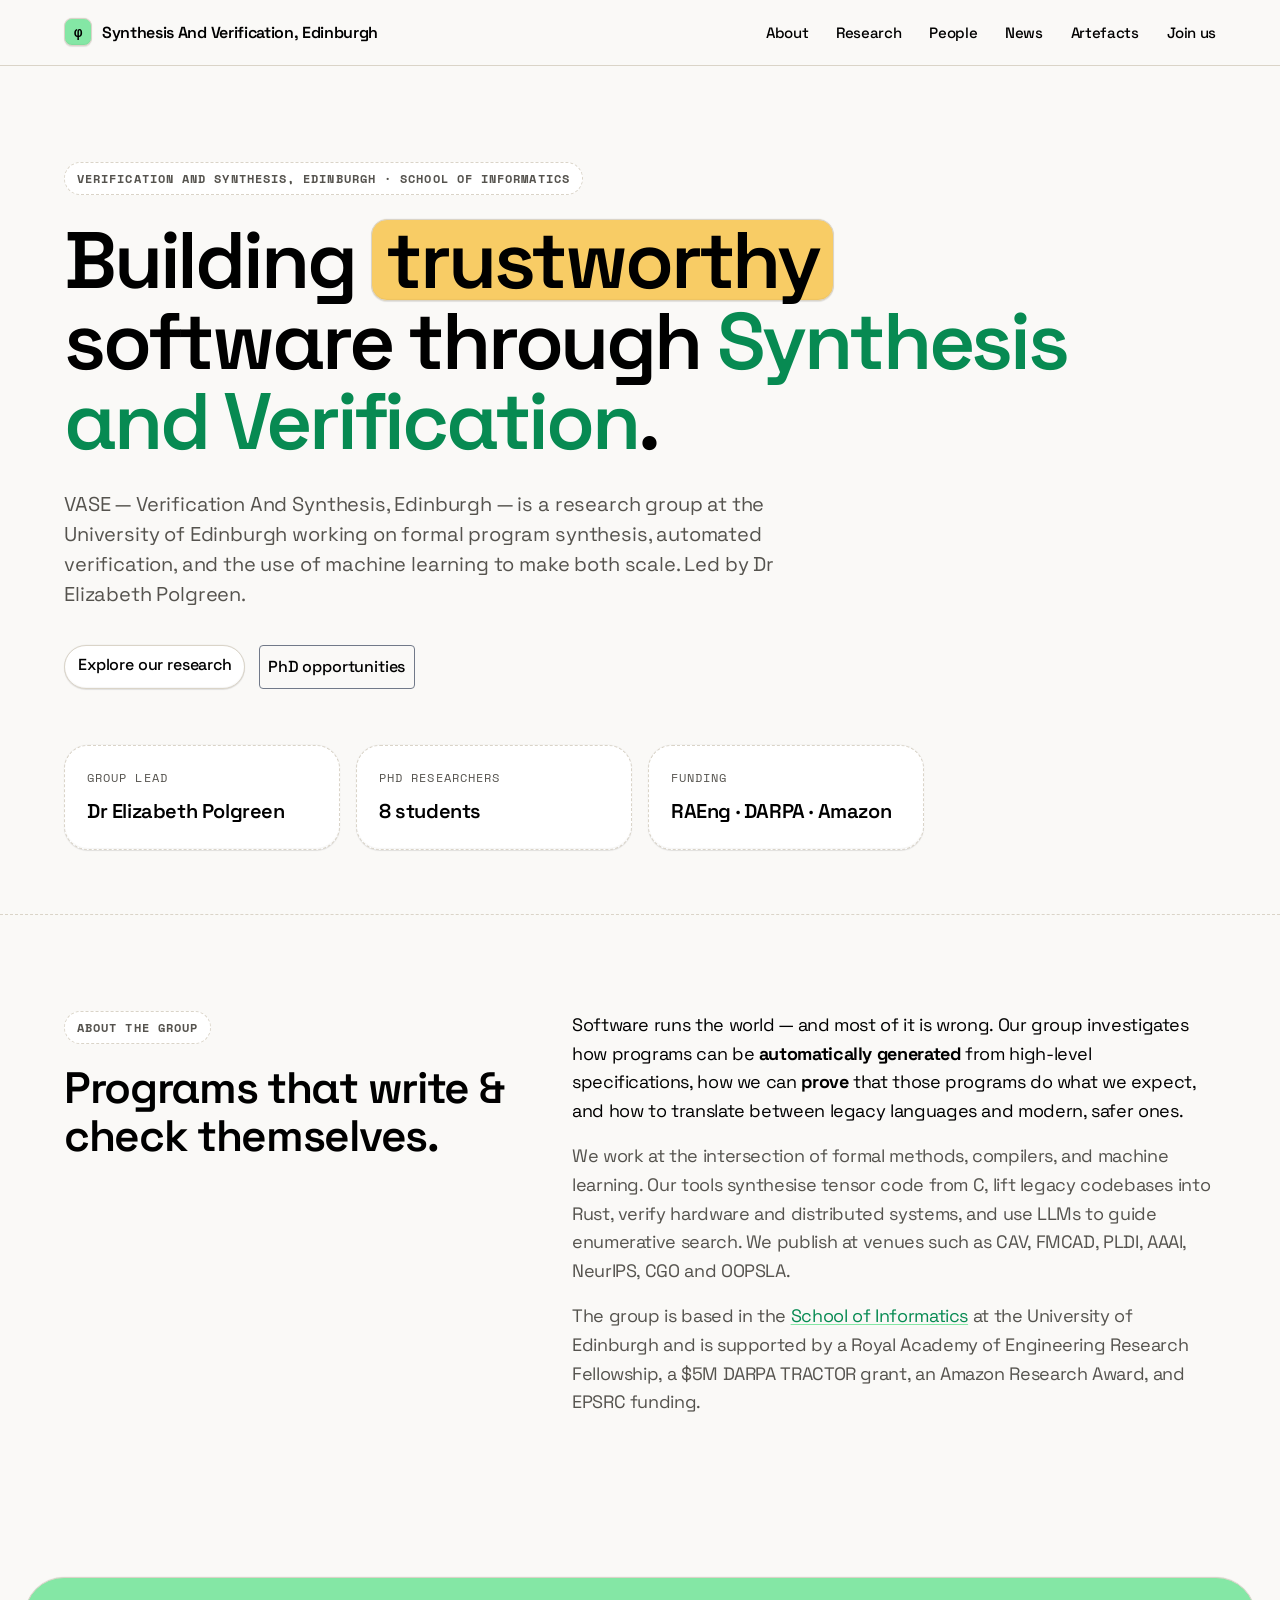
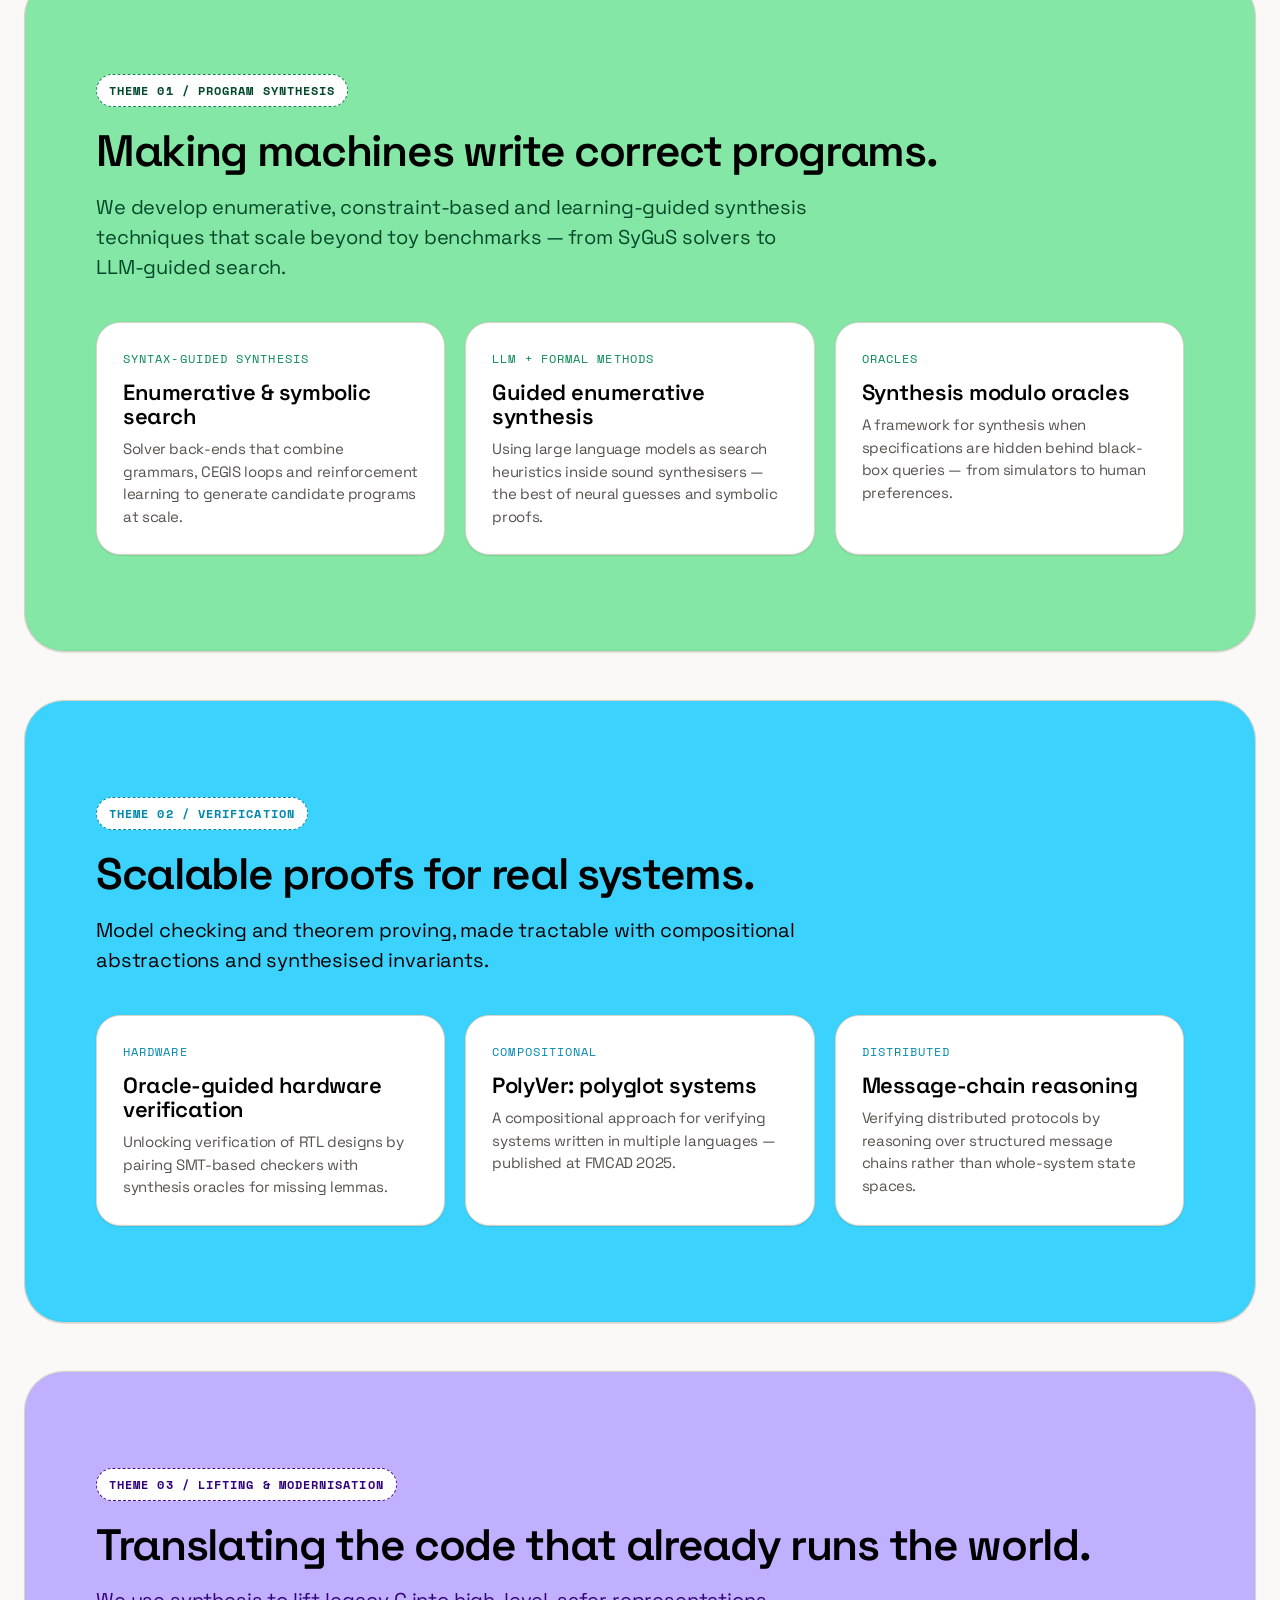
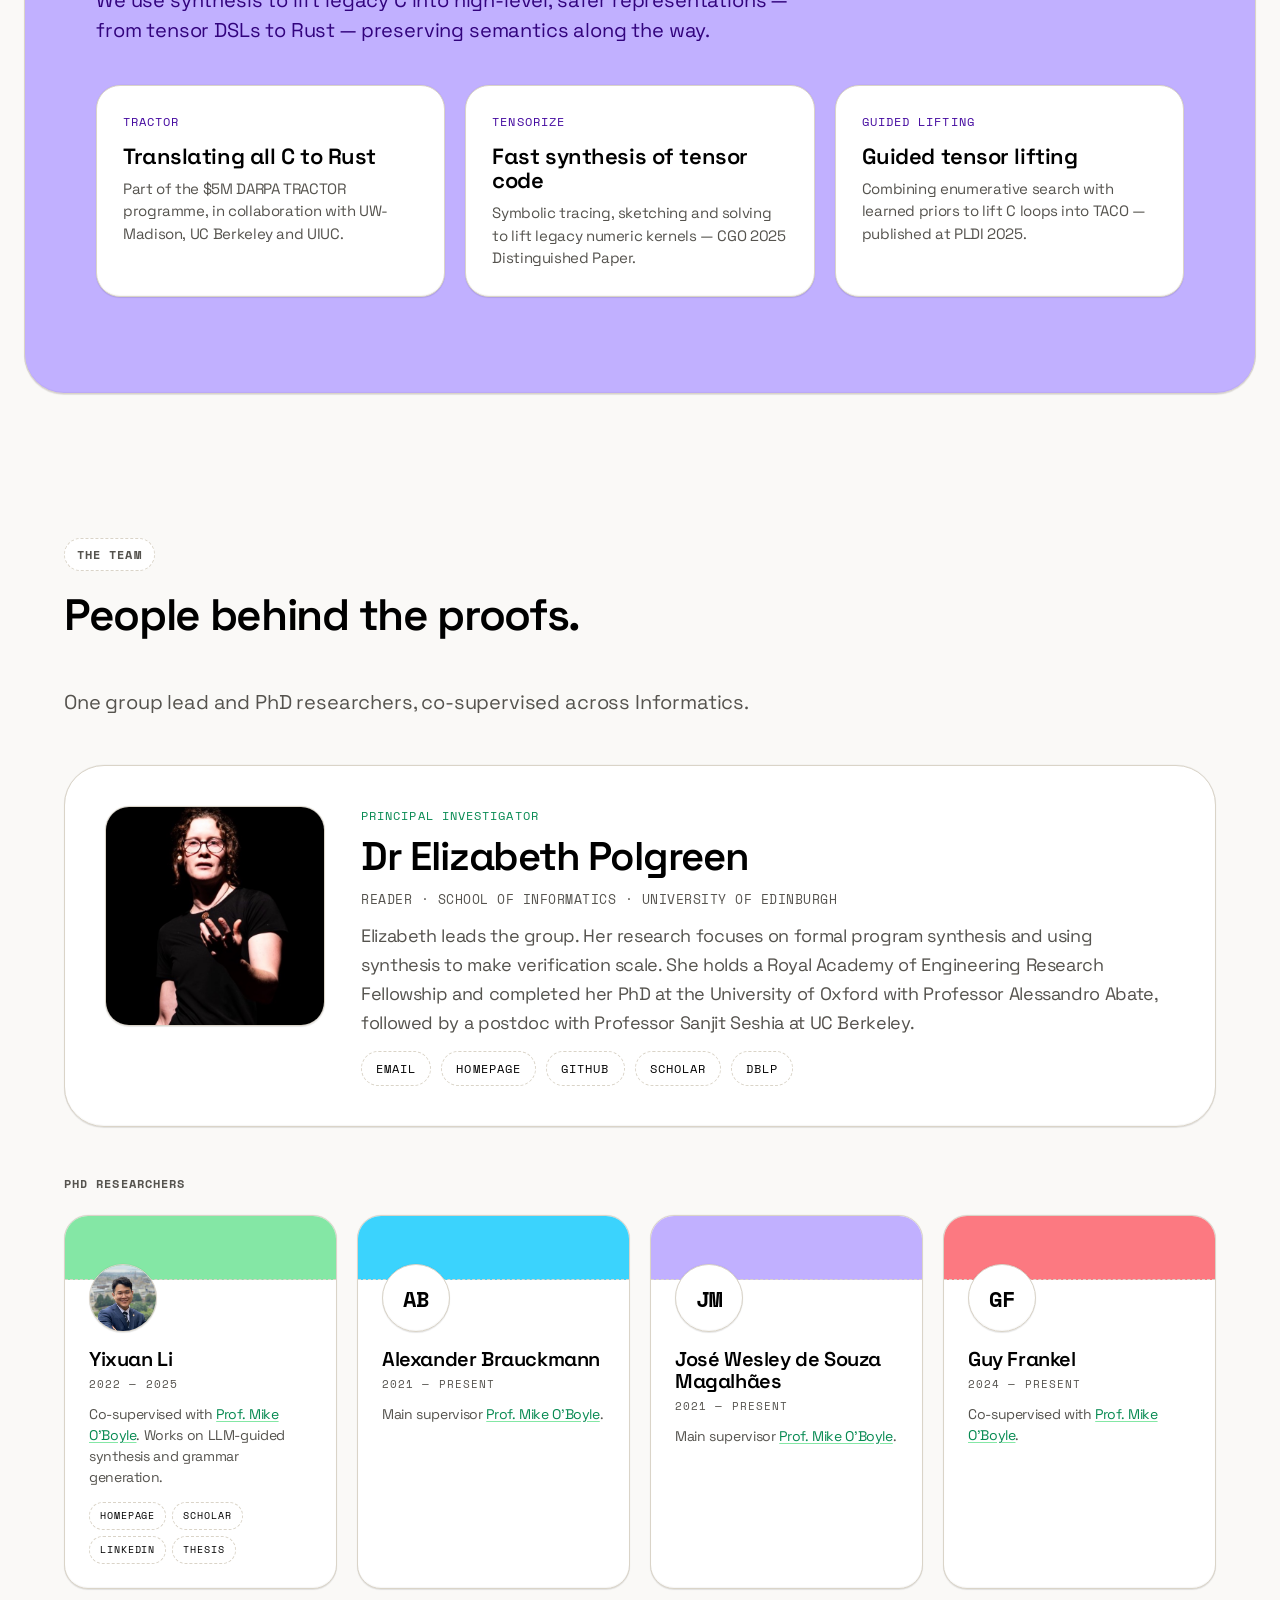
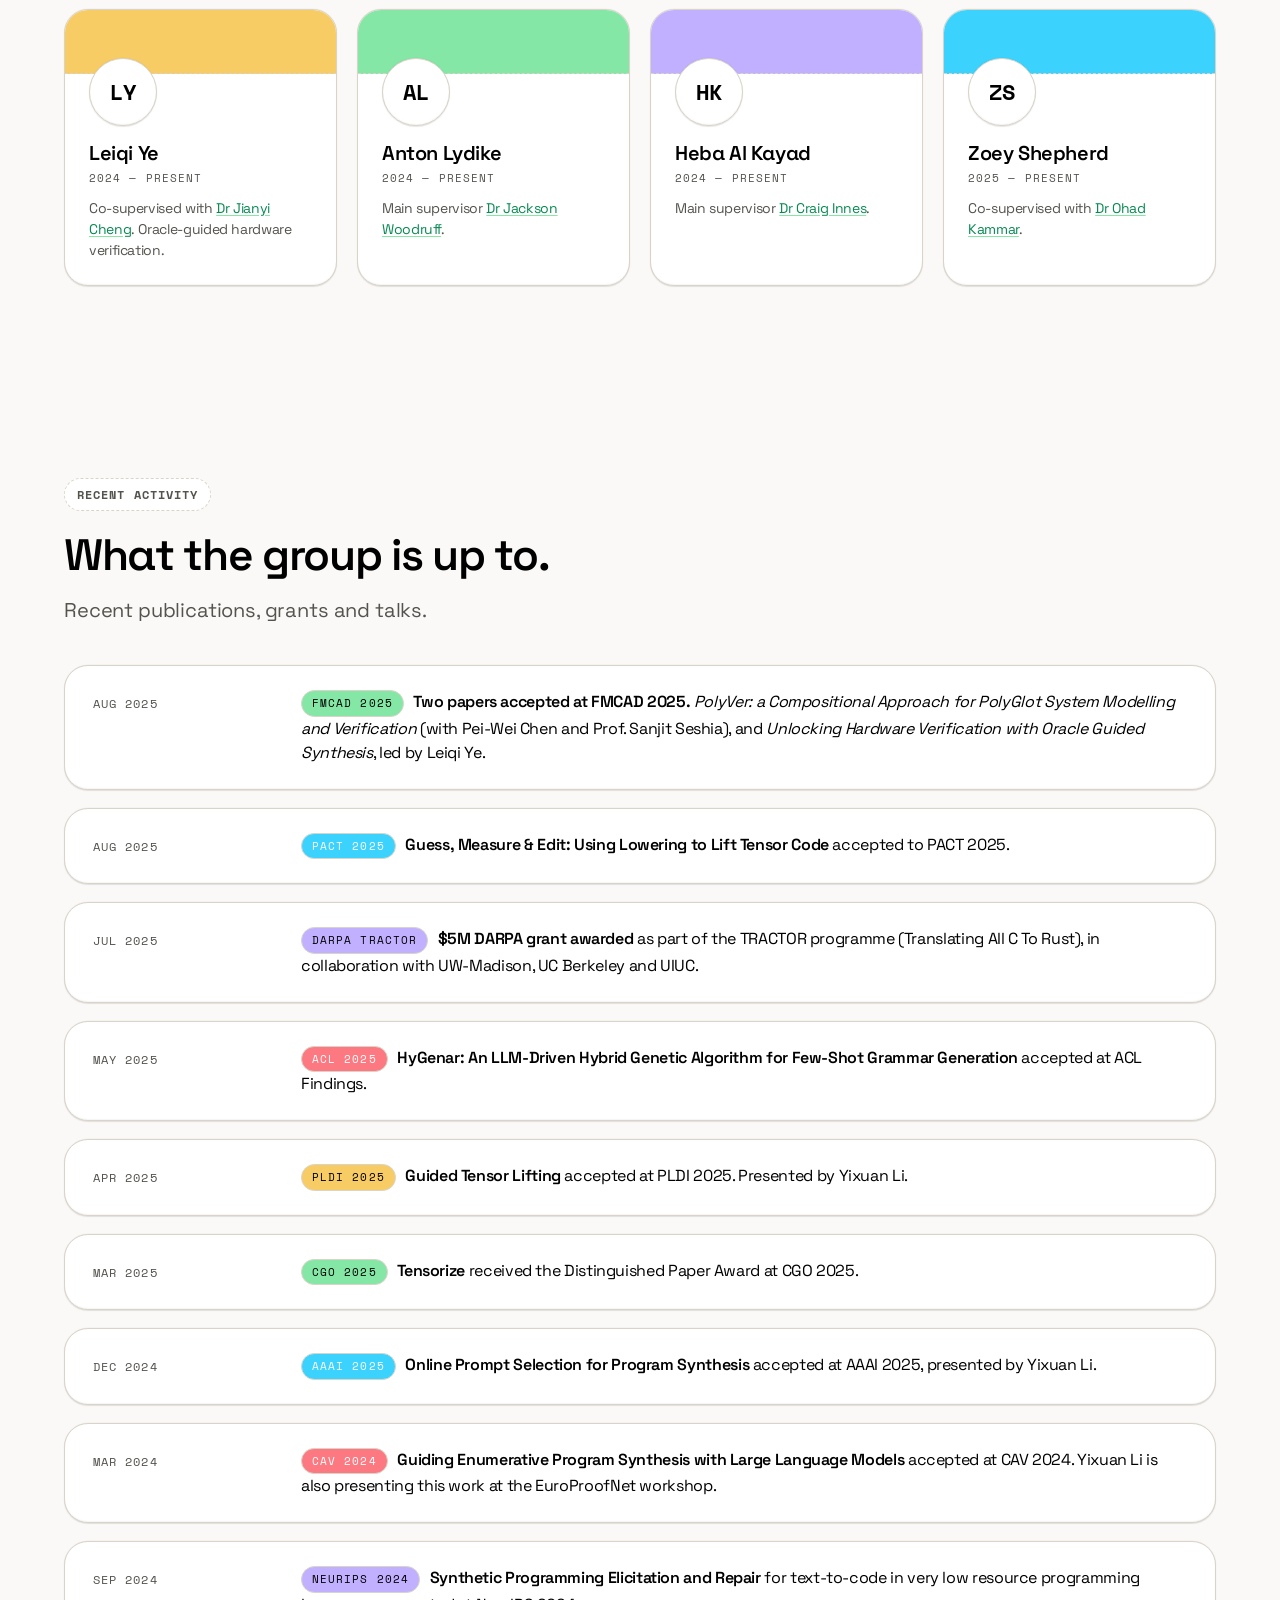
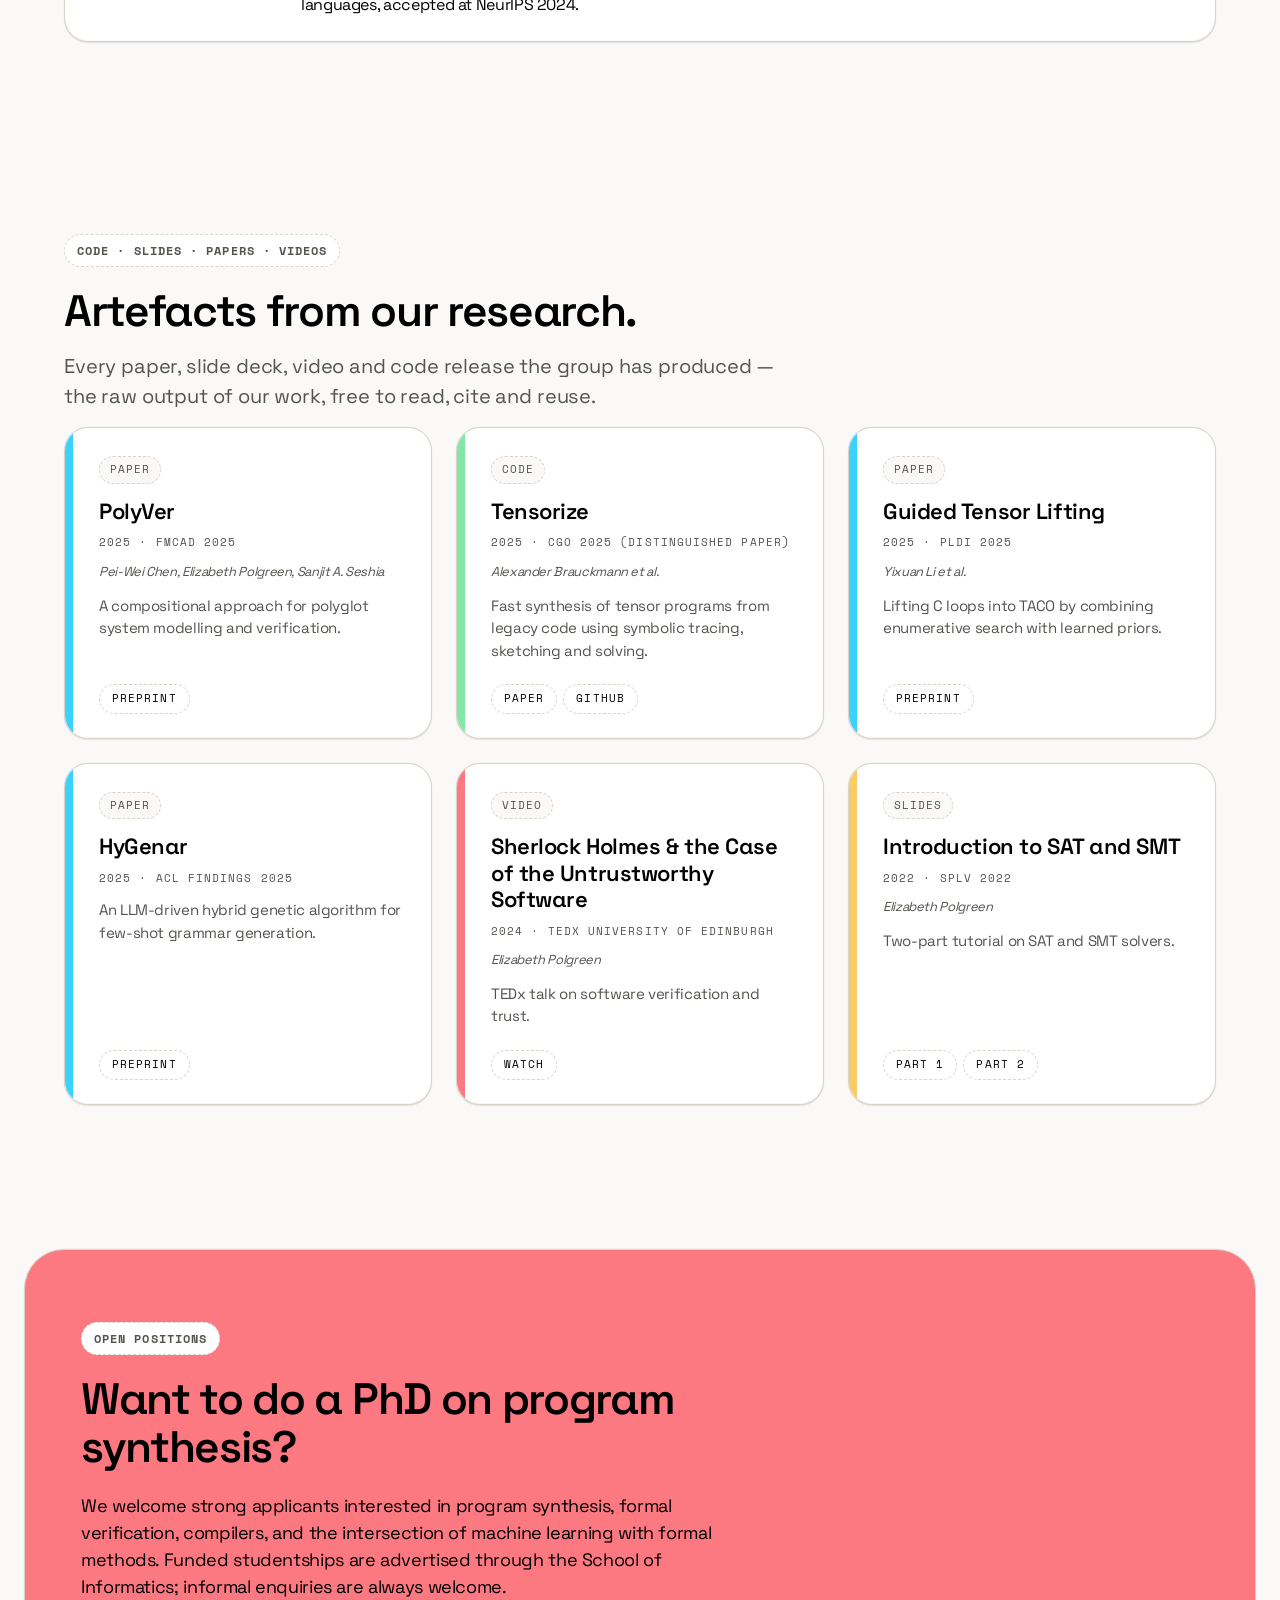
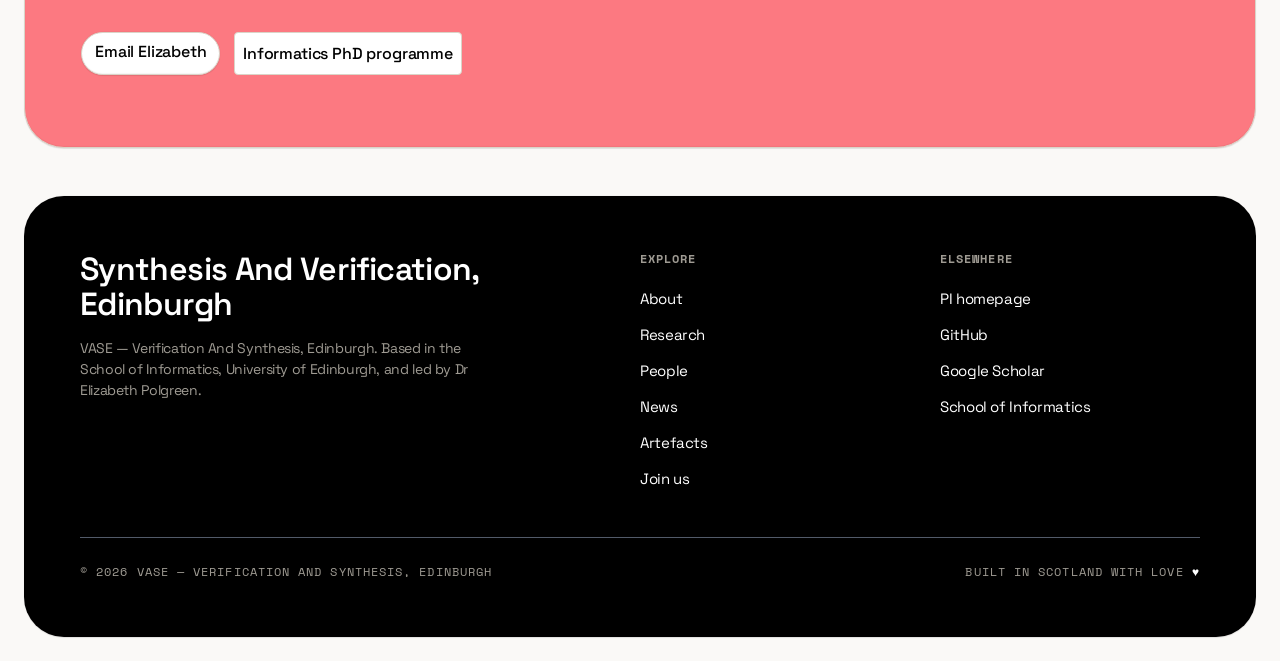
<file: index.html>
<!doctype html>
<html lang="en">

  <head>
    <meta charset="utf-8" />
    <meta name="viewport" content="width=device-width, initial-scale=1" />
    <title>VASE — Verification And Synthesis, Edinburgh</title>
    <meta name="description"
      content="VASE — Verification And Synthesis, Edinburgh. A research group at the University of Edinburgh led by Dr Elizabeth Polgreen, working on formal program synthesis and automated verification." />
    <link rel="preconnect" href="https://fonts.googleapis.com" />
    <link rel="preconnect" href="https://fonts.gstatic.com" crossorigin />
    <link
      href="https://fonts.googleapis.com/css2?family=Space+Grotesk:wght@400;500;600;700&family=Space+Mono:wght@400;700&display=swap"
      rel="stylesheet" />
    <link rel="stylesheet" href="styles.css" />
  </head>

  <body>
    <!--
      ============================================================
      This file is a STRUCTURAL SHELL ONLY.
      Editable content lives in the data files:
        site-meta.js — site meta / hero
        about.js     — about section paragraphs
        research.js  — research themes and topic cards
        join.js      — "Join us" CTA section
        footer.js    — footer blurb, columns, copyright
        people.js    — PI and PhD students
        news.js      — news feed
        artefacts.js — papers, code, slides, videos
      Edit those, not this file, when updating content.
      ============================================================
    -->

    <!-- NAV -->
    <nav class="nav">
      <div class="nav__inner">
        <a href="#top" class="nav__brand">
          <span class="nav__mark">φ</span>
          <span id="brand-name">Synthesis And Verification, Edinburgh</span>
        </a>
        <ul class="nav__links">
          <li><a href="#about">About</a></li>
          <li><a href="#research">Research</a></li>
          <li><a href="#people">People</a></li>
          <li><a href="#news">News</a></li>
          <li><a href="#artefacts">Artefacts</a></li>
          <li><a href="#join">Join us</a></li>
        </ul>
      </div>
    </nav>

    <!-- HERO -->
    <header class="hero" id="top">
      <div class="container">
        <span class="eyebrow hero__eyebrow" id="hero-eyebrow"></span>
        <h1 class="display-hero" id="hero-headline"></h1>
        <p class="lede hero__sub" id="hero-subhead"></p>
        <div class="hero__ctas">
          <a class="btn" href="#research"><span class="btn__label" data-label="Explore our research">Explore our
              research</span></a>
          <a class="btn btn--ghost" href="#join"><span class="btn__label" data-label="PhD opportunities">PhD
              opportunities</span></a>
        </div>
        <div class="hero__meta" id="hero-stats"></div>
      </div>
    </header>

    <!-- ABOUT -->
    <section class="about" id="about">
      <div class="container">
        <div class="about__grid">
          <div>
            <span class="eyebrow">About the group</span>
            <h2 class="section-heading" id="about-heading" style="margin-top: 20px;"></h2>
          </div>
          <div id="about-body"></div>
        </div>
      </div>
    </section>

    <!-- RESEARCH -->
    <section class="research" id="research">
      <div id="research-mount"></div>
    </section>

    <!-- PEOPLE -->
    <section class="people" id="people">
      <div class="container">
        <div class="people__header">
          <div>
            <span class="eyebrow">The team</span>
            <h2 class="section-heading" style="margin-top: 20px;">
              People behind the proofs.
            </h2>
          </div>
          <p class="lede" style="margin: 0;">
            One group lead and PhD researchers, co-supervised across Informatics.
          </p>
        </div>

        <!-- lead card -->
        <article class="lead-card">
          <img id="lead-photo" class="lead-card__photo" alt="" />
          <div>
            <div class="lead-card__role" id="lead-role"></div>
            <h3 id="lead-name"></h3>
            <p class="mono" id="lead-title" style="font-size: 13px; letter-spacing: 0.5px; text-transform: uppercase;">
            </p>
            <p id="lead-bio"></p>
            <div class="lead-card__links" id="lead-links"></div>
          </div>
        </article>

        <h3 id="students" class="feature-title" style="margin: 32px 0 20px; scroll-margin-top: 100px;">
          <span class="mono"
            style="color: var(--warm-charcoal); font-size: 12px; text-transform: uppercase; letter-spacing: 1.08px;">PhD
            researchers</span>
        </h3>
        <div class="students-grid" id="students-mount"></div>
      </div>
    </section>

    <!-- NEWS -->
    <section id="news">
      <div class="container">
        <span class="eyebrow">Recent activity</span>
        <h2 class="section-heading" style="margin-top: 20px;">
          What the group is up to.
        </h2>
        <p class="lede" style="margin-bottom: 40px;">
          Recent publications, grants and talks.
        </p>
        <div class="news-list" id="news-mount"></div>
      </div>
    </section>

  <!-- ARTEFACTS -->
  <section id="artefacts">
    <div class="container">
      <span class="eyebrow">Code · Slides · Papers · Videos</span>
      <h2 class="section-heading" style="margin-top: 20px;">
        Artefacts from our research.
      </h2>
      <p class="lede">
        Every paper, slide deck, video and code release the group has
        produced — the raw output of our work, free to read, cite and reuse.
      </p>
      <div class="artefact-grid" id="artefacts-mount"></div>
    </div>
  </section>

    <!-- JOIN -->
    <section class="join" id="join">
      <span class="eyebrow">Open positions</span>
      <h2 class="section-heading" id="join-heading" style="margin-top: 20px;"></h2>
      <p id="join-body"></p>
      <div class="hero__ctas" id="join-ctas"></div>
    </section>

    <!-- FOOTER -->
    <footer class="footer">
      <div class="footer__inner">
        <div>
          <div class="footer__lockup" id="footer-lockup"></div>
          <p class="footer__note" id="footer-blurb"></p>
        </div>
        <div id="footer-columns" style="display: contents;"></div>
      </div>
      <div class="footer__bottom">
        <span id="footer-copyright"></span>
        <span id="footer-tagline"></span>
      </div>
    </footer>

    <!-- data & rendering -->
    <script src="site-meta.js"></script>
    <script src="about.js"></script>
    <script src="research.js"></script>
    <script src="join.js"></script>
    <script src="footer.js"></script>
    <script src="people.js"></script>
    <script src="news.js"></script>
    <script src="artefacts.js"></script>
    <script src="render.js"></script>
  </body>
</html>
</file>
<file: styles.css>
/* =========================================================
   VASE — Verification And Synthesis, Edinburgh
   Site design system
   ========================================================= */

:root {
  /* Primary */
  --black: #000000;
  --white: #ffffff;
  --cream: #faf9f7;

  /* Swatches */
  --matcha-300: #84e7a5;
  --matcha-600: #078a52;
  --matcha-800: #02492a;
  --slushie-500: #3bd3fd;
  --slushie-800: #0089ad;
  --lemon-400: #f8cc65;
  --lemon-500: #fbbd41;
  --lemon-700: #d08a11;
  --ube-300: #c1b0ff;
  --ube-800: #43089f;
  --ube-900: #32037d;
  --pom-400: #fc7981;
  --blueberry-800: #01418d;

  /* Neutrals */
  --warm-silver: #9f9b93;
  --warm-charcoal: #55534e;
  --dark-charcoal: #333333;

  /* Borders */
  --oat: #dad4c8;
  --oat-light: #eee9df;
  --cool-border: #e6e8ec;

  /* Shadow */
  --card-shadow:
    rgba(0, 0, 0, 0.1) 0px 1px 1px,
    rgba(0, 0, 0, 0.04) 0px -1px 1px inset,
    rgba(0, 0, 0, 0.05) 0px -0.5px 1px;
  --hard-offset: -6px 6px 0 var(--oat);
  --hard-offset-ube: -6px 6px 0 var(--ube-300);
  --hard-offset-pom: -6px 6px 0 var(--pom-400);

  /* OpenType stylistic sets */
  --ot-all: "ss01", "ss03", "ss10", "ss11", "ss12";
  --ot-body: "ss03", "ss10", "ss11", "ss12";
}

/* ------------------ Reset ------------------ */
*,
*::before,
*::after {
  box-sizing: border-box;
  margin: 0;
  padding: 0;
}

html {
  scroll-behavior: smooth;
}

body {
  background: var(--cream);
  color: var(--black);
  font-family: "Space Grotesk", Arial, sans-serif;
  font-size: 18px;
  line-height: 1.6;
  letter-spacing: -0.36px;
  font-feature-settings: var(--ot-body);
  -webkit-font-smoothing: antialiased;
}

img {
  max-width: 100%;
  display: block;
}

a {
  color: var(--black);
  text-decoration: none;
}

ul {
  list-style: none;
}

/* ------------------ Layout ------------------ */
.container {
  max-width: 1200px;
  margin: 0 auto;
  padding: 0 24px;
}

section {
  padding: 96px 0;
  scroll-margin-top: 80px;
}

/* ------------------ Typography ------------------ */
h1,
h2,
h3,
h4 {
  font-family: "Space Grotesk", Arial, sans-serif;
  font-weight: 600;
  font-feature-settings: var(--ot-all);
  line-height: 1.1;
}

.display-hero {
  font-size: clamp(44px, 8vw, 80px);
  line-height: 1;
  letter-spacing: -3.2px;
  font-weight: 600;
}

.display-secondary {
  font-size: clamp(36px, 6vw, 60px);
  line-height: 1;
  letter-spacing: -2.4px;
}

.section-heading {
  font-size: clamp(32px, 4.5vw, 44px);
  letter-spacing: -1.32px;
  margin-bottom: 16px;
}

.card-heading {
  font-size: 32px;
  letter-spacing: -0.64px;
}

.feature-title {
  font-size: 20px;
  letter-spacing: -0.4px;
  line-height: 1.4;
}

.eyebrow {
  font-family: "Space Mono", ui-monospace, monospace;
  font-size: 12px;
  font-weight: 600;
  text-transform: uppercase;
  letter-spacing: 1.08px;
  color: var(--warm-charcoal);
  display: inline-block;
  padding: 6px 12px;
  border: 1px dashed var(--oat);
  border-radius: 1584px;
  background: var(--white);
  transition: transform 180ms ease, box-shadow 180ms ease,
    background-color 180ms ease, border-style 180ms ease;
}

.eyebrow:hover {
  background: var(--white);
  border-style: dashed;
  transform: none;
}

/* Hero eyebrow is static — no hover animation */
.hero__eyebrow,
.hero__eyebrow:hover {
  background: var(--white);
  border-style: dashed;
  transform: none;
}

.lede {
  font-size: 20px;
  line-height: 1.5;
  letter-spacing: -0.16px;
  color: var(--warm-charcoal);
  font-weight: 400;
  max-width: 720px;
}

code,
.mono {
  font-family: "Space Mono", ui-monospace, monospace;
}

/* ------------------ Nav ------------------ */
.nav {
  position: sticky;
  top: 0;
  z-index: 100;
  background: rgba(250, 249, 247, 0.92);
  backdrop-filter: saturate(140%) blur(8px);
  border-bottom: 1px solid var(--oat);
}

.nav__inner {
  display: flex;
  align-items: center;
  justify-content: space-between;
  padding: 18px 24px;
  max-width: 1200px;
  margin: 0 auto;
}

.nav__brand {
  display: flex;
  align-items: center;
  gap: 10px;
  font-weight: 600;
  font-size: 16px;
  letter-spacing: -0.32px;
}

.nav__mark {
  width: 28px;
  height: 28px;
  border-radius: 8px;
  background: var(--matcha-300);
  border: 1px solid var(--oat);
  box-shadow: var(--card-shadow);
  display: grid;
  place-items: center;
  font-family: "Space Mono", monospace;
  font-size: 14px;
  font-weight: 600;
}

.nav__links {
  display: flex;
  gap: 28px;
  align-items: center;
}

.nav__links a {
  font-size: 15px;
  font-weight: 500;
  line-height: 1.6;
  color: var(--black);
}

.nav__links a:hover {
  color: var(--matcha-600);
}

/* ------------------ Buttons ------------------ */
.btn {
  position: relative;
  display: inline-block;
  font-size: 16px;
  font-weight: 500;
  letter-spacing: -0.16px;
  padding: 6.4px 12.8px;
  border-radius: 1584px;
  border: 1px solid var(--oat);
  background: var(--white);
  color: var(--black);
  cursor: pointer;
  overflow: hidden;
  transition:
    transform 260ms cubic-bezier(0.2, 0.8, 0.2, 1),
    box-shadow 260ms cubic-bezier(0.2, 0.8, 0.2, 1),
    background-color 260ms ease,
    color 260ms ease,
    border-color 260ms ease;
  box-shadow: var(--card-shadow);
  transform-origin: center center;
}

/* Dual-label shift-reveal: the label slides up on hover and a duplicate
   (rendered via ::after from data-label) rises into place. This is the
   Clay signature — translateY(-80%) applies to the LABEL, not the button. */
.btn__label {
  display: block;
  position: relative;
  transition: transform 320ms cubic-bezier(0.2, 0.8, 0.2, 1);
  will-change: transform;
}

.btn__label::after {
  content: attr(data-label);
  position: absolute;
  left: 0;
  right: 0;
  top: 125%;
  text-align: center;
  white-space: nowrap;
}

.btn:hover .btn__label {
  transform: translateY(-125%);
}

.btn:hover {
  background: var(--ube-800);
  color: var(--white);
  border-color: var(--ube-800);
  /* transform: rotateZ(-4deg) translateY(-2px); */
  box-shadow: var(--card-shadow);
}

.btn--solid {
  background: var(--white);
  border: 1px solid var(--oat);
  color: var(--black);
}

.btn--ghost {
  background: transparent;
  border: 1px solid #717989;
  border-radius: 4px;
  padding: 8px;
  box-shadow: none;
}

.btn--ghost:hover {
  background: var(--pom-400);
  color: var(--white);
  border-color: var(--pom-400);
  /* transform: rotateZ(-4deg) translateY(-2px); */
  box-shadow: var(--card-shadow);
}

/* Join section: primary CTA turns green, ghost CTA turns purple */
#join-ctas .btn:hover {
  background: var(--matcha-600);
  color: var(--white);
  border-color: var(--matcha-600);
}

#join-ctas .btn--ghost {
  background: var(--white);
  border-color: var(--oat);
}

#join-ctas .btn--ghost:hover {
  background: var(--ube-800);
  color: var(--white);
  border-color: var(--ube-800);
}

.btn:focus-visible {
  outline: 2px solid rgb(20, 110, 245);
  outline-offset: 3px;
}

/* ------------------ Hero ------------------ */
.hero {
  padding: 96px 0 64px;
}

.hero__eyebrow {
  margin-bottom: 24px;
}

.hero h1 {
  margin-bottom: 28px;
  max-width: 1100px;
}

.hero__accent {
  display: inline-block;
  background: var(--lemon-400);
  padding: 0 14px;
  border-radius: 16px;
  border: 1px solid var(--oat);
  box-shadow: var(--card-shadow);
}

.hero__sub {
  max-width: 760px;
  margin-bottom: 36px;
}

.hero__ctas {
  display: flex;
  gap: 14px;
  flex-wrap: wrap;
}

.hero__meta {
  margin-top: 56px;
  display: grid;
  grid-template-columns: repeat(3, 1fr);
  gap: 16px;
  max-width: 860px;
}

.meta-card {
  background: var(--white);
  border: 1px dashed var(--oat);
  border-radius: 24px;
  padding: 22px;
  box-shadow: var(--card-shadow);
  display: block;
  color: var(--black);
  transition: transform 180ms ease, box-shadow 180ms ease,
    border-style 180ms ease, background-color 180ms ease;
}

.meta-card:hover {
  transform: translateY(-4px);
  box-shadow: var(--card-shadow);
}

a.meta-card:hover {
  background: var(--lemon-400);
  border-style: solid;
  border-color: var(--lemon-700);
}

.meta-card__label {
  font-family: "Space Mono", monospace;
  font-size: 12px;
  text-transform: uppercase;
  letter-spacing: 1.08px;
  color: var(--warm-charcoal);
  margin-bottom: 8px;
}

.meta-card__value {
  font-size: 20px;
  font-weight: 600;
  letter-spacing: -0.4px;
}

/* ------------------ About ------------------ */
.about {
  border-top: 1px dashed var(--oat);
}

.about__grid {
  display: grid;
  grid-template-columns: 1fr 1.4fr;
  gap: 48px;
  align-items: start;
}

.about p {
  margin-bottom: 16px;
}

.about p+p {
  color: var(--warm-charcoal);
}

/* ------------------ Research sections (colored) ------------------ */
.research {
  padding: 0;
}

.colorblock {
  padding: 96px 0;
  border-radius: 40px;
  margin: 48px 24px;
  border: 1px solid var(--oat);
  box-shadow: var(--card-shadow);
}

.colorblock .container {
  padding: 0 56px;
}

.colorblock--matcha {
  background: var(--matcha-300);
  color: var(--black);
}

.colorblock--matcha .eyebrow {
  background: var(--white);
  color: var(--matcha-800);
  border-color: var(--matcha-600);
}

.colorblock--matcha .lede {
  color: var(--matcha-800);
}

.colorblock--slushie {
  background: var(--slushie-500);
  color: var(--black);
}

.colorblock--slushie .eyebrow {
  background: var(--white);
  color: var(--slushie-800);
  border-color: var(--slushie-800);
}

.colorblock--slushie .lede {
  color: var(--slushie-800);
}

.colorblock--ube {
  background: var(--ube-300);
  color: var(--black);
}

.colorblock--ube .eyebrow {
  background: var(--white);
  color: var(--ube-900);
  border-color: var(--ube-800);
}

.colorblock--ube .lede {
  color: var(--ube-900);
}

.topic-grid {
  display: grid;
  grid-template-columns: repeat(3, 1fr);
  gap: 20px;
  margin-top: 40px;
}

.topic-card {
  background: var(--white);
  color: var(--black);
  border: 1px solid var(--oat);
  border-radius: 24px;
  padding: 26px;
  box-shadow: var(--card-shadow);
  transition: transform 220ms ease, background-color 220ms ease;
}

.topic-card:hover {
  transform: translateY(-4px);
  box-shadow: var(--card-shadow);
}

.topic-card__tag {
  font-family: "Space Mono", monospace;
  font-size: 12px;
  text-transform: uppercase;
  letter-spacing: 1.08px;
  color: var(--matcha-600);
  margin-bottom: 12px;
}

.topic-card h3 {
  font-size: 22px;
  letter-spacing: -0.44px;
  margin-bottom: 10px;
}

.topic-card p {
  font-size: 15px;
  line-height: 1.5;
  color: var(--warm-charcoal);
}

/* ------------------ People ------------------ */
.people__header {
  display: flex;
  justify-content: space-between;
  align-items: flex-end;
  gap: 32px;
  flex-wrap: wrap;
  margin-bottom: 48px;
}

.lead-card {
  display: grid;
  grid-template-columns: 220px 1fr;
  gap: 36px;
  background: var(--white);
  border: 1px solid var(--oat);
  border-radius: 40px;
  padding: 40px;
  box-shadow: var(--card-shadow);
  margin-bottom: 40px;
  transition: transform 240ms ease, background-color 240ms ease;
}

.lead-card:hover {
  transform: translateY(-4px);
  box-shadow: var(--card-shadow);
}

.lead-card__photo {
  width: 220px;
  height: 220px;
  border-radius: 24px;
  object-fit: cover;
  border: 1px solid var(--oat);
  box-shadow: var(--card-shadow);
}

.lead-card__role {
  font-family: "Space Mono", monospace;
  font-size: 12px;
  text-transform: uppercase;
  letter-spacing: 1.08px;
  color: var(--matcha-600);
  margin-bottom: 10px;
}

.lead-card h3 {
  font-size: 40px;
  letter-spacing: -1.2px;
  margin-bottom: 10px;
}

.lead-card p {
  color: var(--warm-charcoal);
  margin-bottom: 12px;
}

.lead-card__links {
  display: flex;
  gap: 10px;
  flex-wrap: wrap;
  margin-top: 14px;
}

.pill-link {
  display: inline-block;
  padding: 7px 14px;
  border-radius: 1584px;
  border: 1px dashed var(--oat);
  font-family: "Space Mono", monospace;
  font-size: 12px;
  text-transform: uppercase;
  letter-spacing: 1.08px;
  background: var(--white);
  color: var(--black);
  transition: transform 180ms ease, box-shadow 180ms ease,
    background-color 180ms ease, color 180ms ease;
}

.pill-link:hover {
  background: var(--slushie-500);
  border-style: solid;
  transform: translateY(-2px);
}

.lead-card__links .pill-link {
  background: var(--white);
  border-color: var(--oat);
}

.lead-card__links .pill-link:hover {
  background: var(--lemon-400);
  border-color: var(--lemon-700);
}

.students-grid {
  display: grid;
  grid-template-columns: repeat(4, 1fr);
  gap: 20px;
}

.student-card {
  background: var(--white);
  border: 1px solid var(--oat);
  border-radius: 24px;
  padding: 24px;
  box-shadow: var(--card-shadow);
  position: relative;
  overflow: hidden;
  transition: transform 240ms ease, background-color 240ms ease;
}

.student-card:hover {
  transform: translateY(-4px);
  box-shadow: var(--card-shadow);
}

.student-card::before {
  content: "";
  position: absolute;
  inset: 0 0 auto 0;
  height: 64px;
  background: var(--lemon-400);
  border-bottom: 1px dashed var(--oat);
}

.student-card--matcha::before {
  background: var(--matcha-300);
}

.student-card--slushie::before {
  background: var(--slushie-500);
}

.student-card--ube::before {
  background: var(--ube-300);
}

.student-card--pom::before {
  background: var(--pom-400);
}

.student-card--lemon::before {
  background: var(--lemon-400);
}

.student-card__avatar {
  position: relative;
  width: 68px;
  height: 68px;
  border-radius: 50%;
  background: var(--white);
  border: 1px solid var(--oat);
  display: grid;
  place-items: center;
  font-family: "Space Mono", monospace;
  font-weight: 600;
  font-size: 22px;
  margin-top: 24px;
  margin-bottom: 16px;
  box-shadow: var(--card-shadow);
}

.student-card h4 {
  position: relative;
  font-size: 20px;
  letter-spacing: -0.4px;
  margin-bottom: 6px;
}

.student-card__meta {
  position: relative;
  font-family: "Space Mono", monospace;
  font-size: 11px;
  text-transform: uppercase;
  letter-spacing: 1.08px;
  color: var(--warm-charcoal);
  margin-bottom: 10px;
}

.student-card__sup {
  position: relative;
  font-size: 14px;
  line-height: 1.5;
  color: var(--warm-charcoal);
}

.student-card__sup a,
.lead-card p a,
.about p a,
.artefact-card__desc a {
  color: var(--matcha-600);
  text-decoration: underline;
  text-decoration-color: var(--matcha-300);
  text-underline-offset: 2px;
}

.student-card__sup a:hover,
.lead-card p a:hover,
.about p a:hover,
.artefact-card__desc a:hover {
  color: var(--ube-800);
  text-decoration-color: var(--ube-300);
}

.student-card__avatar--photo {
  padding: 0;
  object-fit: cover;
  display: block;
}

.student-card__links {
  position: relative;
  display: flex;
  flex-wrap: wrap;
  gap: 6px;
  margin-top: 14px;
}

.student-card__links .pill-link {
  padding: 5px 10px;
  font-size: 10px;
  letter-spacing: 0.9px;
}

.student-card__links .pill-link:hover {
  background: var(--lemon-400);
  border-color: var(--lemon-700);
}

/* ------------------ artefacts ------------------ */
.artefact-grid {
  display: grid;
  grid-template-columns: repeat(3, 1fr);
  gap: 24px;
  margin-top: 16px;
}

.artefact-card {
  position: relative;
  background: var(--white);
  border: 1px solid var(--oat);
  border-radius: 24px;
  padding: 28px 26px 24px 34px;
  box-shadow: var(--card-shadow);
  overflow: hidden;
  display: flex;
  flex-direction: column;
  gap: 10px;
  transition: transform 220ms ease, background-color 220ms ease;
}

.artefact-card:hover {
  transform: translateY(-4px);
  box-shadow: var(--card-shadow);
}

.artefact-card::before {
  content: "";
  position: absolute;
  top: 0;
  bottom: 0;
  left: 0;
  width: 8px;
  background: var(--matcha-300);
}

.artefact-card--matcha::before {
  background: var(--matcha-300);
}

.artefact-card--slushie::before {
  background: var(--slushie-500);
}

.artefact-card--ube::before {
  background: var(--ube-300);
}

.artefact-card--pom::before {
  background: var(--pom-400);
}

.artefact-card--lemon::before {
  background: var(--lemon-400);
}

.artefact-card__kind {
  font-family: "Space Mono", monospace;
  font-size: 11px;
  text-transform: uppercase;
  letter-spacing: 1.08px;
  color: var(--warm-charcoal);
  display: inline-block;
  padding: 4px 10px;
  border-radius: 1584px;
  border: 1px dashed var(--oat);
  background: var(--cream);
  align-self: flex-start;
  margin-bottom: 4px;
}

.artefact-card__title {
  font-size: 22px;
  font-weight: 600;
  letter-spacing: -0.44px;
  line-height: 1.2;
}

.artefact-card__meta {
  font-family: "Space Mono", monospace;
  font-size: 11px;
  text-transform: uppercase;
  letter-spacing: 1.08px;
  color: var(--warm-charcoal);
}

.artefact-card__authors {
  font-size: 13px;
  color: var(--warm-charcoal);
  font-style: italic;
}

.artefact-card__desc {
  font-size: 15px;
  line-height: 1.5;
  color: var(--warm-charcoal);
  margin-top: 2px;
}

.artefact-card__links {
  display: flex;
  flex-wrap: wrap;
  gap: 6px;
  margin-top: auto;
  padding-top: 12px;
}

.artefact-card__links .pill-link {
  padding: 5px 12px;
  font-size: 11px;
}

.artefact-card__links .pill-link:hover {
  background: var(--lemon-400);
  border-color: var(--lemon-700);
}

@media (max-width: 991px) {
  .artefact-grid {
    grid-template-columns: repeat(2, 1fr);
  }
}

@media (max-width: 599px) {
  .artefact-grid {
    grid-template-columns: 1fr;
  }
}

/* ------------------ Publications / News ------------------ */
.news-list {
  display: grid;
  gap: 18px;
}

.news-item {
  display: grid;
  grid-template-columns: 180px 1fr;
  gap: 28px;
  padding: 24px 28px;
  background: var(--white);
  border: 1px solid var(--oat);
  border-radius: 24px;
  box-shadow: var(--card-shadow);
  transition: transform 200ms ease, background-color 200ms ease;
}

.news-item:hover {
  transform: translateY(-3px);
  box-shadow: var(--card-shadow);
}

.news-item:hover .news-item__body a {
  text-decoration: underline;
}

.news-item--matcha:hover .news-item__body a {
  color: var(--matcha-600);
}
.news-item--slushie:hover .news-item__body a {
  color: var(--slushie-500);
}
.news-item--ube:hover .news-item__body a {
  color: var(--ube-600);
}
.news-item--pom:hover .news-item__body a {
  color: var(--pom-400);
}
.news-item--lemon:hover .news-item__body a {
  color: var(--lemon-700);
}

.news-item__date {
  font-family: "Space Mono", monospace;
  font-size: 12px;
  text-transform: uppercase;
  letter-spacing: 1.08px;
  color: var(--warm-charcoal);
  padding-top: 4px;
}

.news-item__body {
  font-size: 16px;
  line-height: 1.5;
}

.news-item__body strong {
  font-weight: 600;
}

.tag {
  display: inline-block;
  font-family: "Space Mono", monospace;
  font-size: 11px;
  text-transform: uppercase;
  letter-spacing: 1.08px;
  padding: 4px 10px;
  border-radius: 1584px;
  border: 1px solid var(--oat);
  margin-right: 6px;
  background: var(--lemon-400);
}

.tag--matcha {
  background: var(--matcha-300);
}

.tag--slushie {
  background: var(--slushie-500);
  color: var(--white);
}

.tag--ube {
  background: var(--ube-300);
}

.tag--pom {
  background: var(--pom-400);
  color: var(--white);
}

/* ------------------ Join ------------------ */
.join {
  margin: 48px 24px;
  padding: 72px 56px;
  background: var(--pom-400);
  border-radius: 40px;
  border: 1px solid var(--oat);
  box-shadow: var(--card-shadow);
  color: var(--black);
}

.join h2 {
  max-width: 780px;
}

.join p {
  max-width: 680px;
  margin: 20px 0 32px;
  font-size: 18px;
  line-height: 1.5;
}

/* ------------------ Footer ------------------ */
.footer {
  margin: 48px 24px 24px;
  padding: 56px;
  background: var(--black);
  color: var(--white);
  border-radius: 40px;
  box-shadow: var(--card-shadow);
}

.footer__inner {
  display: grid;
  grid-template-columns: 2fr 1fr 1fr;
  gap: 40px;
}

.footer h4 {
  font-family: "Space Mono", monospace;
  font-size: 12px;
  text-transform: uppercase;
  letter-spacing: 1.08px;
  margin-bottom: 16px;
  color: var(--warm-silver);
  font-weight: 600;
}

.footer-link {
  color: var(--white);
  display: block;
  padding: 6px 0;
  font-size: 15px;
}

.footer-link:hover {
  color: var(--lemon-500);
}

.footer__lockup {
  font-size: 32px;
  letter-spacing: -0.64px;
  font-weight: 600;
  line-height: 1.1;
  margin-bottom: 16px;
}

.footer__note {
  color: var(--warm-silver);
  font-size: 14px;
  line-height: 1.5;
  max-width: 420px;
}

.footer__bottom {
  margin-top: 40px;
  padding-top: 24px;
  border-top: 1px solid #525a69;
  display: flex;
  justify-content: space-between;
  font-family: "Space Mono", monospace;
  font-size: 12px;
  text-transform: uppercase;
  letter-spacing: 1.08px;
  color: var(--warm-silver);
}

/* ------------------ Responsive ------------------ */
@media (max-width: 991px) {

  .hero__meta,
  .topic-grid {
    grid-template-columns: repeat(2, 1fr);
  }

  .students-grid {
    grid-template-columns: repeat(3, 1fr);
  }

  .about__grid {
    grid-template-columns: 1fr;
  }

  .footer__inner {
    grid-template-columns: 1fr 1fr;
  }
}

@media (max-width: 767px) {
  section {
    padding: 64px 0;
  }

  .nav__links {
    display: none;
  }

  .colorblock {
    margin: 32px 16px;
    border-radius: 32px;
  }

  .colorblock .container {
    padding: 0 28px;
  }

  .lead-card {
    grid-template-columns: 1fr;
    padding: 28px;
  }

  .lead-card__photo {
    width: 160px;
    height: 160px;
  }

  .students-grid,
  .topic-grid,
  .hero__meta {
    grid-template-columns: 1fr 1fr;
  }

  .news-item {
    grid-template-columns: 1fr;
    gap: 10px;
  }

  .join,
  .footer {
    margin: 32px 16px;
    padding: 40px 28px;
    border-radius: 32px;
  }

  .footer__inner {
    grid-template-columns: 1fr;
  }

  .footer__bottom {
    flex-direction: column;
    gap: 8px;
  }
}

@media (max-width: 479px) {

  .students-grid,
  .topic-grid,
  .hero__meta {
    grid-template-columns: 1fr;
  }
}
</file>
